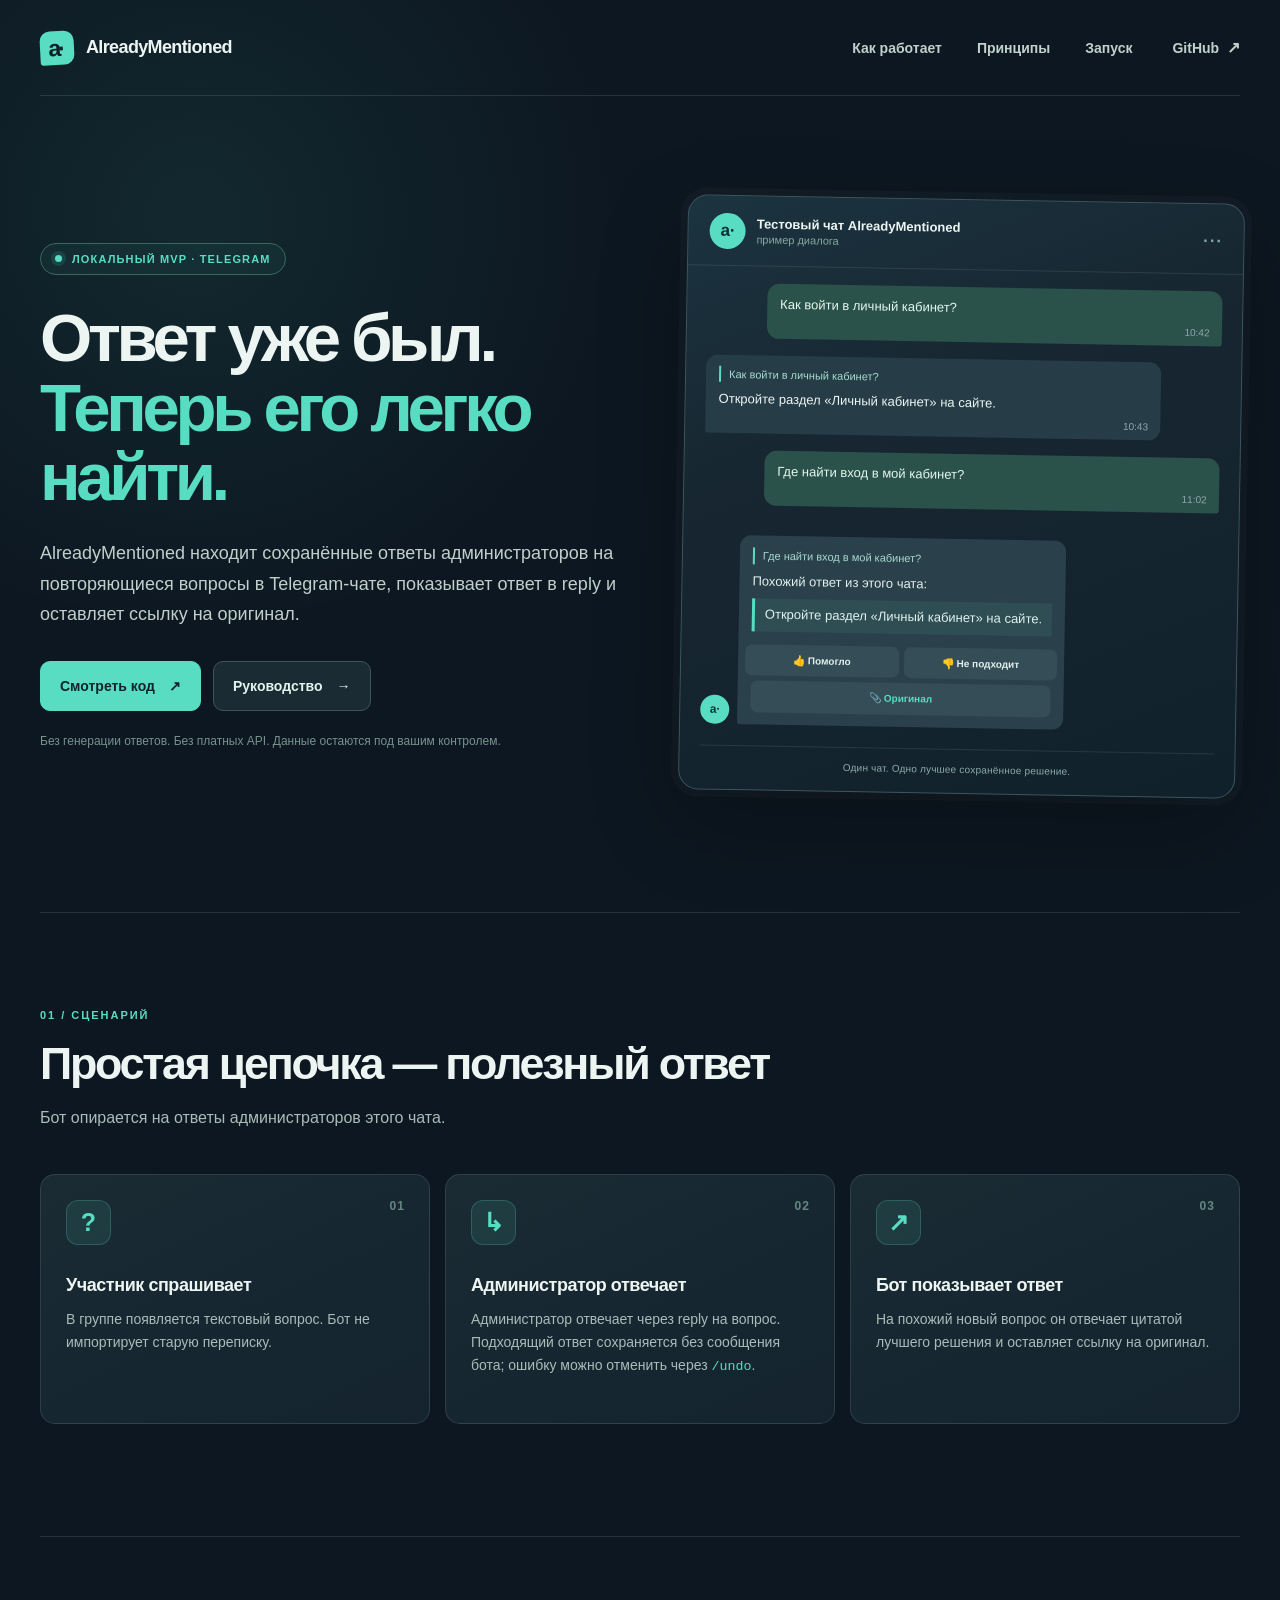
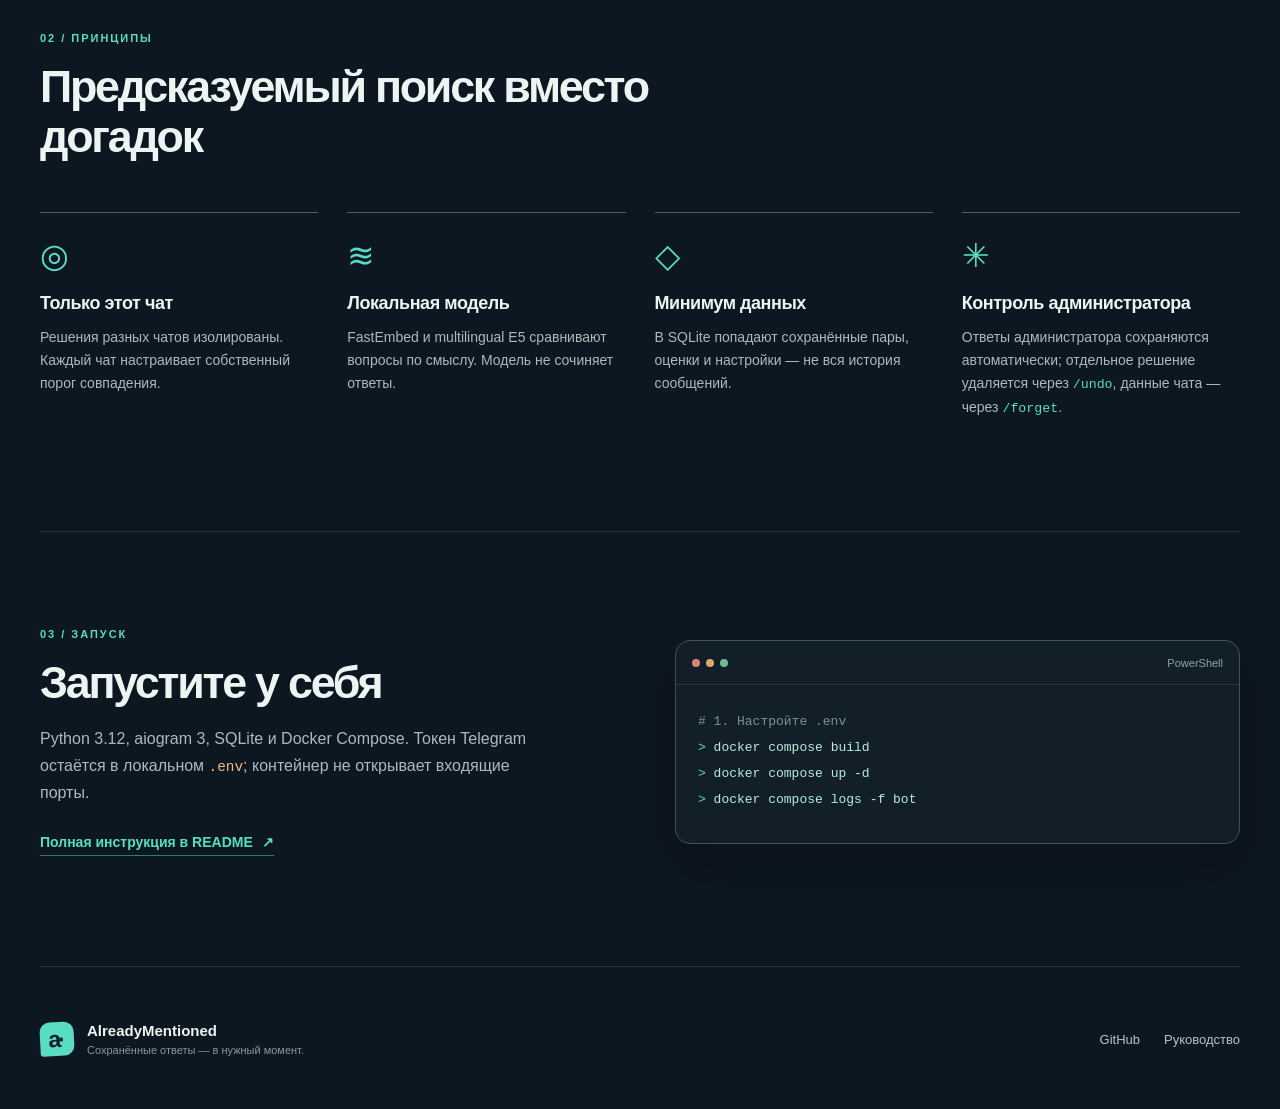
<file: docs/index.html>
<!doctype html>
<html lang="ru">
  <head>
    <meta charset="utf-8" />
    <meta name="viewport" content="width=device-width, initial-scale=1" />
    <meta name="theme-color" content="#101923" />
    <meta
      name="description"
      content="AlreadyMentioned — локальный Telegram-бот, который показывает сохранённый ответ администратора в reply и оставляет ссылку на оригинал."
    />
    <title>AlreadyMentioned — ответы, которые уже были</title>
    <link rel="icon" href="./favicon.svg" type="image/svg+xml" />
    <link rel="stylesheet" href="./style.css" />
  </head>
  <body>
    <div class="site-shell">
      <header class="site-header">
        <a class="brand" href="#top" aria-label="AlreadyMentioned">
          <span class="brand-mark" aria-hidden="true">a<span>·</span></span>
          <span>AlreadyMentioned</span>
        </a>
        <nav class="site-nav" aria-label="Основная навигация">
          <a href="#workflow">Как работает</a>
          <a href="#principles">Принципы</a>
          <a href="#setup">Запуск</a>
        </nav>
        <div class="header-actions">
          <a class="header-github" href="https://github.com/almuleev/AlreadyMentioned-bot" target="_blank" rel="noopener noreferrer">GitHub <span aria-hidden="true">↗</span></a>
        </div>
      </header>

      <main id="top">
        <section class="hero" aria-labelledby="hero-title">
          <div class="hero-copy">
            <div class="eyebrow"><span class="status-dot"></span>Локальный MVP · Telegram</div>
            <h1 id="hero-title">Ответ уже был.<br /><em>Теперь его легко найти.</em></h1>
            <p class="hero-lead">AlreadyMentioned находит сохранённые ответы администраторов на повторяющиеся вопросы в Telegram-чате, показывает ответ в reply и оставляет ссылку на оригинал.</p>
            <div class="hero-actions">
              <a class="button button-primary" href="https://github.com/almuleev/AlreadyMentioned-bot" target="_blank" rel="noopener noreferrer">Смотреть код<span aria-hidden="true">↗</span></a>
              <a class="button button-secondary" href="https://github.com/almuleev/AlreadyMentioned-bot/blob/main/docs/GUIDE.ru.md" target="_blank" rel="noopener noreferrer">Руководство<span aria-hidden="true">→</span></a>
            </div>
            <p class="hero-note">Без генерации ответов. Без платных API. Данные остаются под вашим контролем.</p>
          </div>

          <div class="conversation-wrap" aria-label="Пример переписки в Telegram">
            <div class="conversation-head"><span class="head-icon">a·</span><div><strong>Тестовый чат AlreadyMentioned</strong><small>пример диалога</small></div><span class="head-dots">···</span></div>
            <div class="chat-line chat-line-user">Как войти в личный кабинет?<time>10:42</time></div>
            <div class="chat-line chat-line-answer"><div class="reply-quote">Как войти в личный кабинет?</div>Откройте раздел «Личный кабинет» на сайте.<time>10:43</time></div>
            <div class="chat-line chat-line-user">Где найти вход в мой кабинет?<time>11:02</time></div>
            <div class="chat-line chat-line-bot"><span class="bot-avatar">a·</span><div class="bot-bubble"><div class="reply-quote">Где найти вход в мой кабинет?</div>Похожий ответ из этого чата:<blockquote class="answer-quote">Откройте раздел «Личный кабинет» на сайте.</blockquote><div class="feedback-row"><span>👍 Помогло</span><span>👎 Не подходит</span></div><div class="source-row">📎 Оригинал</div></div></div>
            <div class="conversation-caption">Один чат. Одно лучшее сохранённое решение.</div>
          </div>
        </section>

        <section class="workflow section" id="workflow" aria-labelledby="workflow-title">
          <div class="section-heading"><span class="section-kicker">01 / СЦЕНАРИЙ</span><h2 id="workflow-title">Простая цепочка — полезный ответ</h2><p>Бот опирается на ответы администраторов этого чата.</p></div>
          <div class="steps">
            <article class="step"><span class="step-number">01</span><div class="step-icon">?</div><h3>Участник спрашивает</h3><p>В группе появляется текстовый вопрос. Бот не импортирует старую переписку.</p></article>
            <article class="step"><span class="step-number">02</span><div class="step-icon">↳</div><h3>Администратор отвечает</h3><p>Администратор отвечает через reply на вопрос. Подходящий ответ сохраняется без сообщения бота; ошибку можно отменить через <code>/undo</code>.</p></article>
            <article class="step"><span class="step-number">03</span><div class="step-icon">↗</div><h3>Бот показывает ответ</h3><p>На похожий новый вопрос он отвечает цитатой лучшего решения и оставляет ссылку на оригинал.</p></article>
          </div>
        </section>

        <section class="principles section" id="principles" aria-labelledby="principles-title">
          <div class="section-heading"><span class="section-kicker">02 / ПРИНЦИПЫ</span><h2 id="principles-title">Предсказуемый поиск вместо догадок</h2></div>
          <div class="principle-grid">
            <article class="principle"><div class="principle-symbol">◎</div><h3>Только этот чат</h3><p>Решения разных чатов изолированы. Каждый чат настраивает собственный порог совпадения.</p></article>
            <article class="principle"><div class="principle-symbol">≋</div><h3>Локальная модель</h3><p>FastEmbed и multilingual E5 сравнивают вопросы по смыслу. Модель не сочиняет ответы.</p></article>
            <article class="principle"><div class="principle-symbol">◇</div><h3>Минимум данных</h3><p>В SQLite попадают сохранённые пары, оценки и настройки — не вся история сообщений.</p></article>
            <article class="principle"><div class="principle-symbol">✳</div><h3>Контроль администратора</h3><p>Ответы администратора сохраняются автоматически; отдельное решение удаляется через <code>/undo</code>, данные чата — через <code>/forget</code>.</p></article>
          </div>
        </section>

        <section class="setup section" id="setup" aria-labelledby="setup-title">
          <div class="setup-copy"><span class="section-kicker">03 / ЗАПУСК</span><h2 id="setup-title">Запустите у себя</h2><p>Python 3.12, aiogram 3, SQLite и Docker Compose. Токен Telegram остаётся в локальном <code>.env</code>; контейнер не открывает входящие порты.</p><a class="text-link" id="setup-readme" href="https://github.com/almuleev/AlreadyMentioned-bot/blob/main/README.md" target="_blank" rel="noopener noreferrer">Полная инструкция в README <span aria-hidden="true">↗</span></a></div>
          <div class="terminal"><div class="terminal-bar"><span></span><span></span><span></span><small>PowerShell</small></div><pre><code><span class="terminal-comment"># 1. Настройте .env</span>
<span class="terminal-command">docker compose build</span>
<span class="terminal-command">docker compose up -d</span>
<span class="terminal-command">docker compose logs -f bot</span></code></pre></div>
        </section>
      </main>

      <footer class="site-footer"><div class="footer-brand"><span class="brand-mark" aria-hidden="true">a<span>·</span></span><div><strong>AlreadyMentioned</strong><small>Сохранённые ответы — в нужный момент.</small></div></div><div class="footer-links"><a href="https://github.com/almuleev/AlreadyMentioned-bot" target="_blank" rel="noopener noreferrer">GitHub</a><a href="https://github.com/almuleev/AlreadyMentioned-bot/blob/main/docs/GUIDE.ru.md" target="_blank" rel="noopener noreferrer">Руководство</a></div></footer>
    </div>
  </body>
</html>
</file>
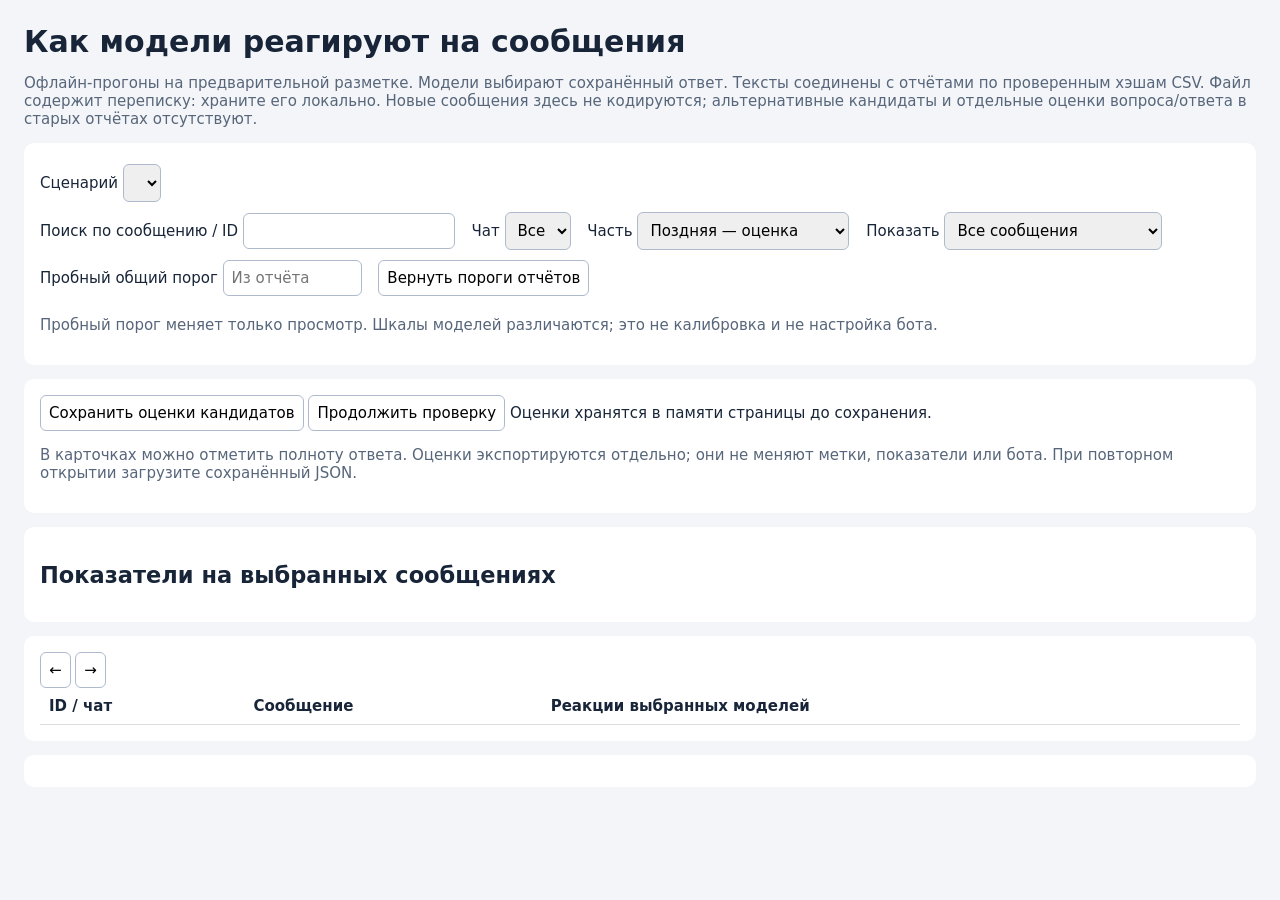
<file: src/already_mentioned/model_results_viewer.html>
<!doctype html>
<html lang="ru"><meta charset="utf-8"><meta name="viewport" content="width=device-width">
<title>Реакции моделей — AlreadyMentioned</title>
<style>
body{font:15px system-ui;background:#f3f5f8;color:#182538;margin:24px}h1{margin-bottom:8px}
button,select,input{font:inherit;padding:8px;border:1px solid #aebacc;border-radius:6px}
button{cursor:pointer;background:white}label{display:inline-block;margin:5px 12px 5px 0}
.box{background:white;padding:16px;border-radius:10px;margin:14px 0}.muted{color:#57667a}
table{border-collapse:collapse;width:100%}td,th{text-align:left;padding:9px;border-bottom:1px solid #ddd}
tr[data-key]{cursor:pointer}tr[data-key]:hover{background:#e7efff}.scroll{overflow:auto}
.cards{display:grid;grid-template-columns:repeat(auto-fit,minmax(320px,1fr));gap:12px}
pre,.text{white-space:pre-wrap;overflow-wrap:anywhere}pre{font:13px system-ui}
.good{color:#167443}.bad{color:#b62d36}.active{outline:2px solid #4475cf}
.messages{max-height:380px;overflow:auto}thead{position:sticky;top:0;background:white}
</style>
<h1>Как модели реагируют на сообщения</h1>
<p class="muted">Офлайн-прогоны на предварительной разметке. Модели выбирают сохранённый ответ.
Тексты соединены с отчётами по проверенным хэшам CSV. Файл содержит переписку: храните его локально.
Новые сообщения здесь не кодируются; альтернативные кандидаты и отдельные оценки вопроса/ответа в старых отчётах отсутствуют.</p>
<div class="box"><label>Сценарий <select id="scenario"></select></label><div id="models"></div>
<label>Поиск по сообщению / ID <input id="search" type="search"></label>
<label>Чат <select id="chat"><option value="">Все</option></select></label>
<label>Часть <select id="split"><option value="test">Поздняя — оценка</option><option value="validation">Ранняя — калибровка</option><option value="">Вся история</option></select></label>
<label>Показать <select id="mode"><option value="all">Все сообщения</option><option value="errors">Ошибки и пропуски</option><option value="disagree">Расхождения моделей</option><option value="positive">Ожидается ответ</option><option value="reply">Есть подсказка</option></select></label>
<label>Пробный общий порог <input id="threshold" type="number" step="0.01" min="-1" max="1.000001" placeholder="Из отчёта"></label>
<button id="reset">Вернуть пороги отчётов</button>
<p class="muted">Пробный порог меняет только просмотр. Шкалы моделей различаются; это не калибровка и не настройка бота.</p></div>
<div class="box"><button id="export">Сохранить оценки кандидатов</button>
<button id="importButton">Продолжить проверку</button>
<input id="import" type="file" accept=".json" hidden>
<span id="reviewStatus">Оценки хранятся в памяти страницы до сохранения.</span>
<p class="muted">В карточках можно отметить полноту ответа. Оценки экспортируются отдельно;
они не меняют метки, показатели или бота. При повторном открытии загрузите сохранённый JSON.</p></div>
<details id="reviewCopy" class="box" hidden><summary>JSON оценок для сохранения вручную</summary>
<p>Если браузер не скачал файл, сохраните этот текст в файл с расширением .json.</p>
<textarea id="reviewOutput" readonly rows="8" style="width:100%" aria-label="JSON оценок"></textarea></details>
<div class="box scroll"><h2>Показатели на выбранных сообщениях</h2><div id="summary"></div></div>
<div class="box"><span id="count"></span> <button id="prev">←</button> <button id="next">→</button><div class="messages"><table><thead><tr><th>ID / чат</th><th>Сообщение</th><th>Реакции выбранных моделей</th></tr></thead><tbody id="rows"></tbody></table></div></div>
<div id="detail" class="box"></div>
<script id="data" type="application/json">__DATA__</script>
<script>
const data=JSON.parse(document.getElementById('data').textContent), $=id=>document.getElementById(id);
let current,selected=[],page=0,focus=null,visible=[];
const reviews=new Map(), ratings=['Полный ответ','Полезен частично','Не подходит','Неясно'];
const node=(tag,text,cls)=>{const n=document.createElement(tag);if(text!==undefined)n.textContent=text;if(cls)n.className=cls;return n};
const threshold=m=>$('threshold').value===''?m.threshold:Number($('threshold').value);
function reaction(m,key){const d=m.details[key],t=threshold(m),chosen=d.filter_passed&&d.best!==null&&d.score>=t?d.best:null;
const status=chosen!==null?(d.expected.includes(chosen)?'Верный ответ':'Ошибочный ответ'):(d.expected.length?'Пропуск':'Верное молчание');
const reason=!d.filter_passed?'Отклонено фильтром':d.best===null?'Нет предыдущих решений':d.score<t?'Ниже порога':'Порог пройден';return {d,t,chosen,status,reason};}
function init(){current=data.scenarios[$('scenario').value];selected=current.models.map((_,i)=>i);page=0;focus=null;
$('models').replaceChildren();current.models.forEach((m,i)=>{const label=node('label'),cb=node('input');cb.type='checkbox';cb.checked=true;cb.onchange=()=>{selected=[...$('models').querySelectorAll('input')].flatMap((c,i)=>c.checked?[i]:[]);page=0;render()};label.append(cb,document.createTextNode(' '+m.name));$('models').append(label)});
$('chat').replaceChildren(new Option('Все',''));[...new Set(Object.values(current.cases).map(c=>c.chat))].sort().forEach(c=>$('chat').add(new Option(c,c)));render();}
function render(){const models=selected.map(i=>current.models[i]),q=$('search').value.toLowerCase();
visible=Object.entries(current.cases).filter(([key,c])=>{const rs=models.map(m=>reaction(m,key)),d=current.models[0].details[key];
if(($('chat').value&&c.chat!==$('chat').value)||($('split').value&&d.split!==$('split').value)||!(c.new_message+' '+key).toLowerCase().includes(q))return false;
switch($('mode').value){case 'errors':return rs.some(r=>['Пропуск','Ошибочный ответ'].includes(r.status));case 'disagree':return new Set(rs.map(r=>r.chosen)).size>1;case 'positive':return d.expected.length>0;case 'reply':return rs.some(r=>r.chosen!==null);default:return true;}});
const table=node('table'),head=node('tr');['Модель','Порог','Верные','Ошибочные','Пропуски','Precision','Recall','F1'].forEach(s=>head.append(node('th',s)));table.append(head);
models.forEach(m=>{let tp=0,fp=0,fn=0;visible.forEach(([key])=>{const r=reaction(m,key);tp+=r.status==='Верный ответ';fp+=r.status==='Ошибочный ответ';fn+=r.d.expected.length>0&&r.status!=='Верный ответ'});const row=node('tr');[m.name,threshold(m).toFixed(4),tp,fp,fn,...[tp/(tp+fp||1),tp/(tp+fn||1),2*tp/(2*tp+fp+fn||1)].map(v=>(100*v).toFixed(1)+'%')].forEach(v=>row.append(node('td',v)));table.append(row)});$('summary').replaceChildren(table);
page=Math.min(page,Math.max(0,Math.ceil(visible.length/100)-1));$('count').textContent=`Сообщений: ${visible.length} · страница ${page+1} из ${Math.max(1,Math.ceil(visible.length/100))}`;
$('prev').disabled=page===0;$('next').disabled=(page+1)*100>=visible.length;$('rows').replaceChildren();
visible.slice(page*100,page*100+100).forEach(([key,c])=>{const tr=node('tr');tr.dataset.key=key;if(key===focus)tr.className='active';tr.append(node('td',key),node('td',c.new_message.slice(0,220)),node('td',models.map(m=>m.name+': '+reaction(m,key).status).join('\n'),'text'));tr.onclick=()=>{focus=key;render()};$('rows').append(tr)});
if(!visible.some(([k])=>k===focus))focus=visible[0]?.[0]??null;showDetail(models);}
function source(row){const box=node('div');box.append(node('p','Вопрос: '+row.saved_question,'text'),node('p','Ответ: '+row.saved_answer,'text'));const meta=Object.fromEntries(Object.entries(row).filter(([k])=>!['saved_question','saved_answer'].includes(k)));const details=node('details');details.append(node('summary','Источник, даты и авторство'),node('pre',JSON.stringify(meta,null,2)));box.append(details);return box;}
function showDetail(models){const root=$('detail');root.replaceChildren();if(!focus){root.append(node('p','Нет сообщений для выбранных условий.'));return;}const c=current.cases[focus],base=current.models[0].details[focus];root.append(node('h2','Сообщение '+focus),node('p',c.new_message,'text'),node('p',base.split==='test'?'Поздняя часть':'Ранняя часть'));
const meta=node('details');meta.append(node('summary','Исходная запись сообщения'),node('pre',JSON.stringify(c,null,2)));root.append(meta,node('h3','Ожидаемая реакция по разметке'));if(!base.expected.length)root.append(node('p','Молчание'));base.expected.forEach(id=>{root.append(node('h4',id),source(current.bank[c.chat][id]))});
const cards=node('div',undefined,'cards');models.forEach(m=>{const r=reaction(m,focus),card=node('div',undefined,'box'),scoreLabel=m.reranker?'Релевантность (не вероятность)':'Сходство';card.append(node('h3',m.name),node('strong',r.status,['Ошибочный ответ','Пропуск'].includes(r.status)?'bad':'good'),node('p',r.reason),node('p',`${scoreLabel}: ${r.d.best===null?'не рассчитано / нет кандидата':r.d.score.toFixed(6)} · порог: ${r.t.toFixed(6)} · отрыв: ${r.d.gap===null?'нет':r.d.gap.toFixed(6)}`));
if(r.d.best!==null){card.append(node('h4',(r.chosen!==null?'Предложенный ответ: ':'Лучший кандидат до фильтра и порога: ')+r.d.best),source(current.bank[c.chat][r.d.best]));
const reviewKey=JSON.stringify([$('scenario').value,focus,m.report_sha256,r.d.best]),saved=reviews.get(reviewKey),label=node('label','Оценка кандидата '),choice=node('select');choice.add(new Option('Не проверен',''));ratings.forEach(t=>choice.add(new Option(t,t)));choice.value=saved?.rating??'';label.append(choice);const comment=node('textarea');comment.placeholder='Почему ответ полный, частичный или неподходящий';comment.value=saved?.comment??'';comment.rows=2;comment.style.width='100%';
const save=()=>{if(!choice.value)reviews.delete(reviewKey);else reviews.set(reviewKey,{scenario:$('scenario').value,chat:c.chat,message_id:r.d.message_id,report_sha256:m.report_sha256,solution_id:r.d.best,rating:choice.value,comment:comment.value});$('reviewStatus').textContent=`Оценено кандидатов: ${reviews.size}. Сохраните оценки перед закрытием страницы.`};choice.onchange=save;comment.oninput=save;card.append(label,comment);
}else card.append(node('p','Кандидат в отчёте отсутствует. Для отклонённых отрицательных сообщений модель не запускалась.'));
if(r.d.candidates?.length){const alternatives=node('details');alternatives.append(node('summary','Пять кандидатов и отдельные оценки'));r.d.candidates.forEach((candidate,i)=>{alternatives.append(node('h4',`${i+1}. ${candidate.id}`),node('pre',JSON.stringify(candidate,null,2)),source(current.bank[c.chat][candidate.id]))});card.append(alternatives);}
const info=node('details');info.append(node('summary','Модель, время, память и происхождение отчёта'),node('pre',JSON.stringify({contract:m.contract,reranker:m.reranker,timing:m.timing,memory:m.memory,report:m.report,sha256:m.report_sha256},null,2)));card.append(info);cards.append(card)});root.append(cards);}
Object.keys(data.scenarios).forEach(s=>$('scenario').add(new Option(s,s)));$('scenario').onchange=init;
['search','chat','split','mode','threshold'].forEach(id=>$(id).oninput=()=>{page=0;render()});$('reset').onclick=()=>{$('threshold').value='';render()};$('prev').onclick=()=>{page--;render()};$('next').onclick=()=>{page++;render()};init();
$('export').onclick=()=>{const payload=JSON.stringify({format_version:1,kind:'candidate_completeness_review',reviews:[...reviews.values()]},null,2);$('reviewOutput').value=payload;$('reviewCopy').hidden=false;$('reviewCopy').open=true;const blob=new Blob([payload],{type:'application/json'}),url=URL.createObjectURL(blob),a=node('a');a.href=url;a.download='model_candidate_review.json';a.click();setTimeout(()=>URL.revokeObjectURL(url),1000);$('reviewStatus').textContent=`Оценки подготовлены: ${reviews.size}. Сохраните файл или JSON ниже.`};
$('import').onchange=async()=>{try{const file=$('import').files[0];if(!file)return;const payload=JSON.parse(await file.text());if(payload.format_version!==1||payload.kind!=='candidate_completeness_review'||!Array.isArray(payload.reviews))throw Error('Неверный формат файла');const pending=new Map();for(const row of payload.reviews){const s=data.scenarios[row.scenario],m=s?.models.find(m=>m.report_sha256===row.report_sha256),key=`${row.chat}:${row.message_id}`,d=m?.details[key];if(!d||d.best!==row.solution_id||!ratings.includes(row.rating)||typeof row.comment!=='string')throw Error('Оценки не соответствуют загруженным отчётам');pending.set(JSON.stringify([row.scenario,key,row.report_sha256,row.solution_id]),row);}pending.forEach((v,k)=>reviews.set(k,v));$('reviewStatus').textContent=`Загружено оценок: ${pending.size}.`;render();}catch(error){$('reviewStatus').textContent='Не удалось загрузить: '+error.message;}};
$('importButton').onclick=()=>{$('import').value='';$('import').click();};
</script></html>
</file>
<file: docs/style.css>
:root {
  color-scheme: dark;
  --bg: #0d1721;
  --panel: #15232e;
  --panel-soft: #1a2b36;
  --line: rgba(198, 232, 225, 0.13);
  --text: #edf5f2;
  --muted: #a9bcb8;
  --accent: #58ddc3;
  --accent-dark: #143c3d;
  --warm: #f2ba82;
}

* { box-sizing: border-box; }
html { scroll-behavior: smooth; }
body { margin: 0; background: var(--bg); color: var(--text); font-family: Inter, "Segoe UI", Arial, sans-serif; -webkit-font-smoothing: antialiased; }
a { color: inherit; text-decoration: none; }
button { font: inherit; }
code, pre { font-family: "Cascadia Code", "SFMono-Regular", Consolas, monospace; }

.site-shell { overflow: hidden; }
.site-header, main, .site-footer { width: min(1220px, calc(100% - 80px)); margin-inline: auto; }
.site-header { min-height: 96px; display: flex; align-items: center; gap: 40px; border-bottom: 1px solid var(--line); }
.brand { display: inline-flex; align-items: center; gap: 12px; white-space: nowrap; font-size: 18px; font-weight: 760; letter-spacing: -0.035em; }
.brand-mark { width: 34px; height: 34px; border-radius: 10px 10px 10px 3px; background: var(--accent); color: #102029; display: inline-flex; align-items: center; justify-content: center; font-size: 23px; font-weight: 800; letter-spacing: -0.16em; padding-right: 5px; transform: rotate(-3deg); }
.brand-mark span { color: #102029; font-size: 25px; }
.site-nav { margin-left: auto; display: flex; align-items: center; gap: 35px; }
.site-nav a, .header-github { color: #c0d1cc; font-size: 14px; font-weight: 600; transition: color .18s ease; }
.site-nav a:hover, .header-github:hover, .footer-links a:hover { color: var(--accent); }
.header-actions { display: flex; align-items: center; gap: 24px; }
.header-github { white-space: nowrap; }
.header-github span { padding-left: 4px; font-size: 16px; }

.hero { display: grid; grid-template-columns: minmax(0, 1.02fr) minmax(0, .98fr); gap: clamp(32px, 5vw, 74px); padding: 103px 0 118px; align-items: center; position: relative; }
.hero::before { content: ""; position: absolute; z-index: -1; left: -28vw; top: -280px; width: 80vw; height: 800px; border-radius: 50%; background: radial-gradient(circle, rgba(37, 102, 95, .22), rgba(13, 23, 33, 0) 66%); pointer-events: none; }
.eyebrow { display: inline-flex; align-items: center; gap: 10px; color: var(--accent); border: 1px solid #38695f; border-radius: 999px; background: rgba(45, 110, 98, .13); padding: 9px 14px; font-size: 11px; font-weight: 780; letter-spacing: .105em; text-transform: uppercase; }
.status-dot { width: 7px; height: 7px; background: var(--accent); border-radius: 50%; box-shadow: 0 0 0 4px rgba(88, 221, 195, .13); }
h1, h2, h3, p { margin-top: 0; }
h1 { font-size: clamp(48px, 5.25vw, 79px); line-height: 1.04; letter-spacing: -.065em; font-weight: 770; margin: 28px 0 26px; }
h1 em { color: var(--accent); font-style: normal; }
.hero-lead { max-width: 600px; color: #bfd0cb; font-size: 18px; line-height: 1.68; margin-bottom: 32px; }
.hero-actions { display: flex; align-items: center; gap: 12px; flex-wrap: wrap; }
.button { min-height: 50px; display: inline-flex; align-items: center; justify-content: center; gap: 14px; padding: 0 19px; border-radius: 10px; font-size: 14px; font-weight: 770; transition: transform .18s ease, background .18s ease, border-color .18s ease; }
.button:hover { transform: translateY(-2px); }
.button-primary { color: #10242a; background: var(--accent); border: 1px solid var(--accent); }
.button-primary:hover { background: #78ebd3; }
.button-secondary { color: #e4f3ed; background: #1a2b33; border: 1px solid #3c565b; }
.button-secondary:hover { border-color: var(--accent); }
.hero-note { color: #77928d; font-size: 12px; line-height: 1.5; margin: 21px 0 0; }

.conversation-wrap { padding: 0 0 18px; border: 1px solid #3c5760; border-radius: 20px; background: linear-gradient(157deg, #1b3440, #172630 38%, #11212b); box-shadow: 0 30px 85px rgba(0, 0, 0, .29), 0 0 0 7px rgba(183, 224, 218, .03); transform: rotate(1deg); }
.conversation-head { height: 70px; padding: 0 21px; border-bottom: 1px solid rgba(221, 243, 236, .1); display: flex; align-items: center; gap: 11px; }
.head-icon { display: inline-flex; align-items: center; justify-content: center; width: 36px; height: 36px; border-radius: 50%; color: #103033; background: var(--accent); font-weight: 800; font-size: 17px; }
.conversation-head strong { display: block; font-size: 13px; }
.conversation-head small { display: block; color: #87a7a2; font-size: 11px; margin-top: 2px; }
.head-dots { margin-left: auto; color: #85a9a4; font-size: 24px; line-height: 1; }
.chat-line { max-width: 82%; position: relative; font-size: 13px; line-height: 1.52; padding: 11px 13px 24px; border-radius: 12px; margin: 17px 20px; }
.chat-line time { position: absolute; bottom: 6px; right: 12px; font-size: 10px; color: #8eaaa9; }
.chat-line-user, .chat-line-command { margin-left: auto; background: #2b514b; color: #e3f8ed; border-bottom-right-radius: 3px; }
.chat-line-answer { background: #263d48; border-bottom-left-radius: 3px; }
.chat-line-command { max-width: 100px; padding-block: 8px 20px; color: var(--accent); }
.reply-quote { border-left: 2px solid var(--accent); padding-left: 8px; color: #a7dace; font-size: 11px; margin-bottom: 7px; white-space: nowrap; overflow: hidden; text-overflow: ellipsis; }
.chat-line-bot { max-width: 95%; background: none; padding: 0; display: flex; gap: 8px; align-items: flex-end; margin-top: 30px; }
.bot-avatar { display: inline-flex; align-items: center; justify-content: center; width: 29px; height: 29px; flex: 0 0 29px; border-radius: 50%; background: var(--accent); color: #123138; font-weight: 800; font-size: 12px; }
.bot-bubble { background: #2a414b; border-radius: 11px 11px 11px 3px; padding: 12px 13px; color: #e1f0ed; }
.bot-bubble u { color: var(--accent); text-decoration: none; white-space: nowrap; }
.answer-quote { margin: 8px 0 13px; padding: 7px 10px; border-left: 3px solid var(--accent); background: rgba(88, 221, 195, .08); line-height: 1.45; }
.feedback-row { margin: 13px -6px -5px; display: flex; gap: 5px; }
.feedback-row > span { flex: 1; padding: 8px 6px; border-radius: 7px; background: #354d56; text-align: center; font-weight: 700; font-size: 10px; white-space: nowrap; }
.source-row { margin-top: 10px; padding: 8px; border-radius: 7px; background: #354d56; color: var(--accent); text-align: center; font-size: 10px; font-weight: 700; }
.conversation-caption { margin: 21px 20px 0; padding-top: 14px; border-top: 1px solid rgba(221, 243, 236, .1); text-align: center; color: #8bacaa; font-size: 10px; letter-spacing: .02em; }

.section { border-top: 1px solid var(--line); }
.section-heading { max-width: 750px; }
.section-kicker { display: block; color: var(--accent); font-size: 11px; font-weight: 800; letter-spacing: .18em; margin-bottom: 17px; }
h2 { font-size: clamp(31px, 3.5vw, 48px); line-height: 1.13; letter-spacing: -.05em; font-weight: 740; margin-bottom: 17px; }
.section-heading p { color: var(--muted); font-size: 16px; line-height: 1.65; }
.workflow { padding: 96px 0 112px; }
.steps { display: grid; grid-template-columns: repeat(3, 1fr); gap: 15px; margin-top: 42px; }
.step { min-height: 250px; position: relative; padding: 25px; border: 1px solid var(--line); border-radius: 15px; background: linear-gradient(155deg, #1a2b34, #14232e); }
.step-number { position: absolute; right: 24px; top: 24px; color: #658782; font-size: 12px; font-weight: 800; letter-spacing: .09em; }
.step-icon { width: 45px; height: 45px; display: flex; align-items: center; justify-content: center; color: var(--accent); background: rgba(88, 221, 195, .1); border: 1px solid rgba(88, 221, 195, .22); border-radius: 12px; font-weight: 600; font-size: 25px; margin-bottom: 30px; }
.step h3, .principle h3 { font-size: 18px; letter-spacing: -.025em; margin-bottom: 12px; }
.step p, .principle p { color: var(--muted); font-size: 14px; line-height: 1.65; margin: 0; }
.step code, .principle code { color: var(--accent); font-size: .95em; }

.principles { padding: 95px 0 111px; }
.principle-grid { display: grid; grid-template-columns: repeat(4, 1fr); gap: 29px; margin-top: 50px; }
.principle { border-top: 1px solid #43645f; padding-top: 23px; }
.principle-symbol { height: 45px; color: var(--accent); font-size: 33px; font-weight: 300; }
.principle h3 { margin-top: 12px; }

.setup { display: grid; grid-template-columns: 1fr 1fr; gap: 70px; align-items: center; padding: 96px 0 110px; }
.setup-copy p { color: var(--muted); font-size: 16px; line-height: 1.7; max-width: 510px; }
.setup-copy code { color: var(--warm); font-size: .9em; }
.text-link { display: inline-flex; align-items: center; gap: 9px; color: var(--accent); font-size: 14px; font-weight: 750; border-bottom: 1px solid rgba(88, 221, 195, .5); padding-bottom: 5px; margin-top: 12px; }
.text-link:hover { color: #a0f6e2; }
.terminal { border: 1px solid #3b555a; background: #121f29; border-radius: 15px; box-shadow: 0 22px 55px rgba(0, 0, 0, .22); overflow: hidden; }
.terminal-bar { display: flex; align-items: center; gap: 6px; height: 44px; padding: 0 16px; border-bottom: 1px solid var(--line); }
.terminal-bar > span { width: 8px; height: 8px; border-radius: 50%; background: #4a6265; }
.terminal-bar > span:first-child { background: #da8177; }
.terminal-bar > span:nth-child(2) { background: #dda968; }
.terminal-bar > span:nth-child(3) { background: #70bb9a; }
.terminal-bar small { color: #8ba7a2; font-size: 11px; margin-left: auto; }
.terminal pre { overflow-x: auto; margin: 0; padding: 24px 22px 30px; font-size: 13px; line-height: 2; }
.terminal-comment { color: #77948f; }
.terminal-command { color: #b8ebd9; }
.terminal-command::before { content: "> "; color: var(--accent); }

.site-footer { display: flex; justify-content: space-between; align-items: center; gap: 25px; border-top: 1px solid var(--line); min-height: 145px; }
.footer-brand { display: flex; align-items: center; gap: 13px; }
.footer-brand strong { display: block; font-size: 15px; }
.footer-brand small { display: block; margin-top: 5px; color: #829b96; font-size: 11px; }
.footer-links { display: flex; align-items: center; gap: 24px; color: #b3c8c0; font-size: 13px; }
.footer-links a { transition: color .18s ease; }

@media (max-width: 1060px) {
  .site-nav { gap: 20px; }
  .hero { gap: 30px; }
  .chat-line { font-size: 12px; }
  .feedback-row > span { font-size: 9px; }
  .principle-grid { grid-template-columns: repeat(2, 1fr); row-gap: 35px; }
}

@media (max-width: 800px) {
  .site-header, main, .site-footer { width: min(100% - 40px, 640px); }
  .site-header { min-height: 76px; gap: 15px; }
  .site-nav { display: none; }
  .header-actions { margin-left: auto; gap: 14px; }
  .hero { grid-template-columns: 1fr; padding: 72px 0 90px; gap: 53px; }
  h1 { max-width: 650px; }
  .conversation-wrap { max-width: 540px; width: 100%; margin-inline: auto; }
  .steps { grid-template-columns: 1fr; }
  .step { min-height: 0; }
  .workflow, .principles { padding-block: 75px 85px; }
  .setup { grid-template-columns: 1fr; gap: 28px; padding-block: 75px 85px; }
}

@media (max-width: 520px) {
  .site-header, main, .site-footer { width: calc(100% - 32px); }
  .brand { font-size: 15px; gap: 8px; }
  .brand-mark { width: 30px; height: 30px; font-size: 20px; }
  .header-github { display: none; }
  .hero { padding-top: 56px; }
  h1 { font-size: clamp(43px, 11vw, 62px); }
  .hero-lead { font-size: 16px; }
  .chat-line { margin-inline: 14px; max-width: 87%; }
  .chat-line-bot { max-width: 98%; }
  .feedback-row { flex-wrap: wrap; }
  .feedback-row > span { min-width: 100px; }
  .principle-grid { grid-template-columns: 1fr; }
  .site-footer { padding-block: 29px; align-items: flex-start; flex-direction: column; }
  .footer-links { gap: 17px; flex-wrap: wrap; }
}

@media (prefers-reduced-motion: reduce) {
  html { scroll-behavior: auto; }
  .button, .site-nav a, .header-github, .footer-links a { transition: none; }
}
</file>
